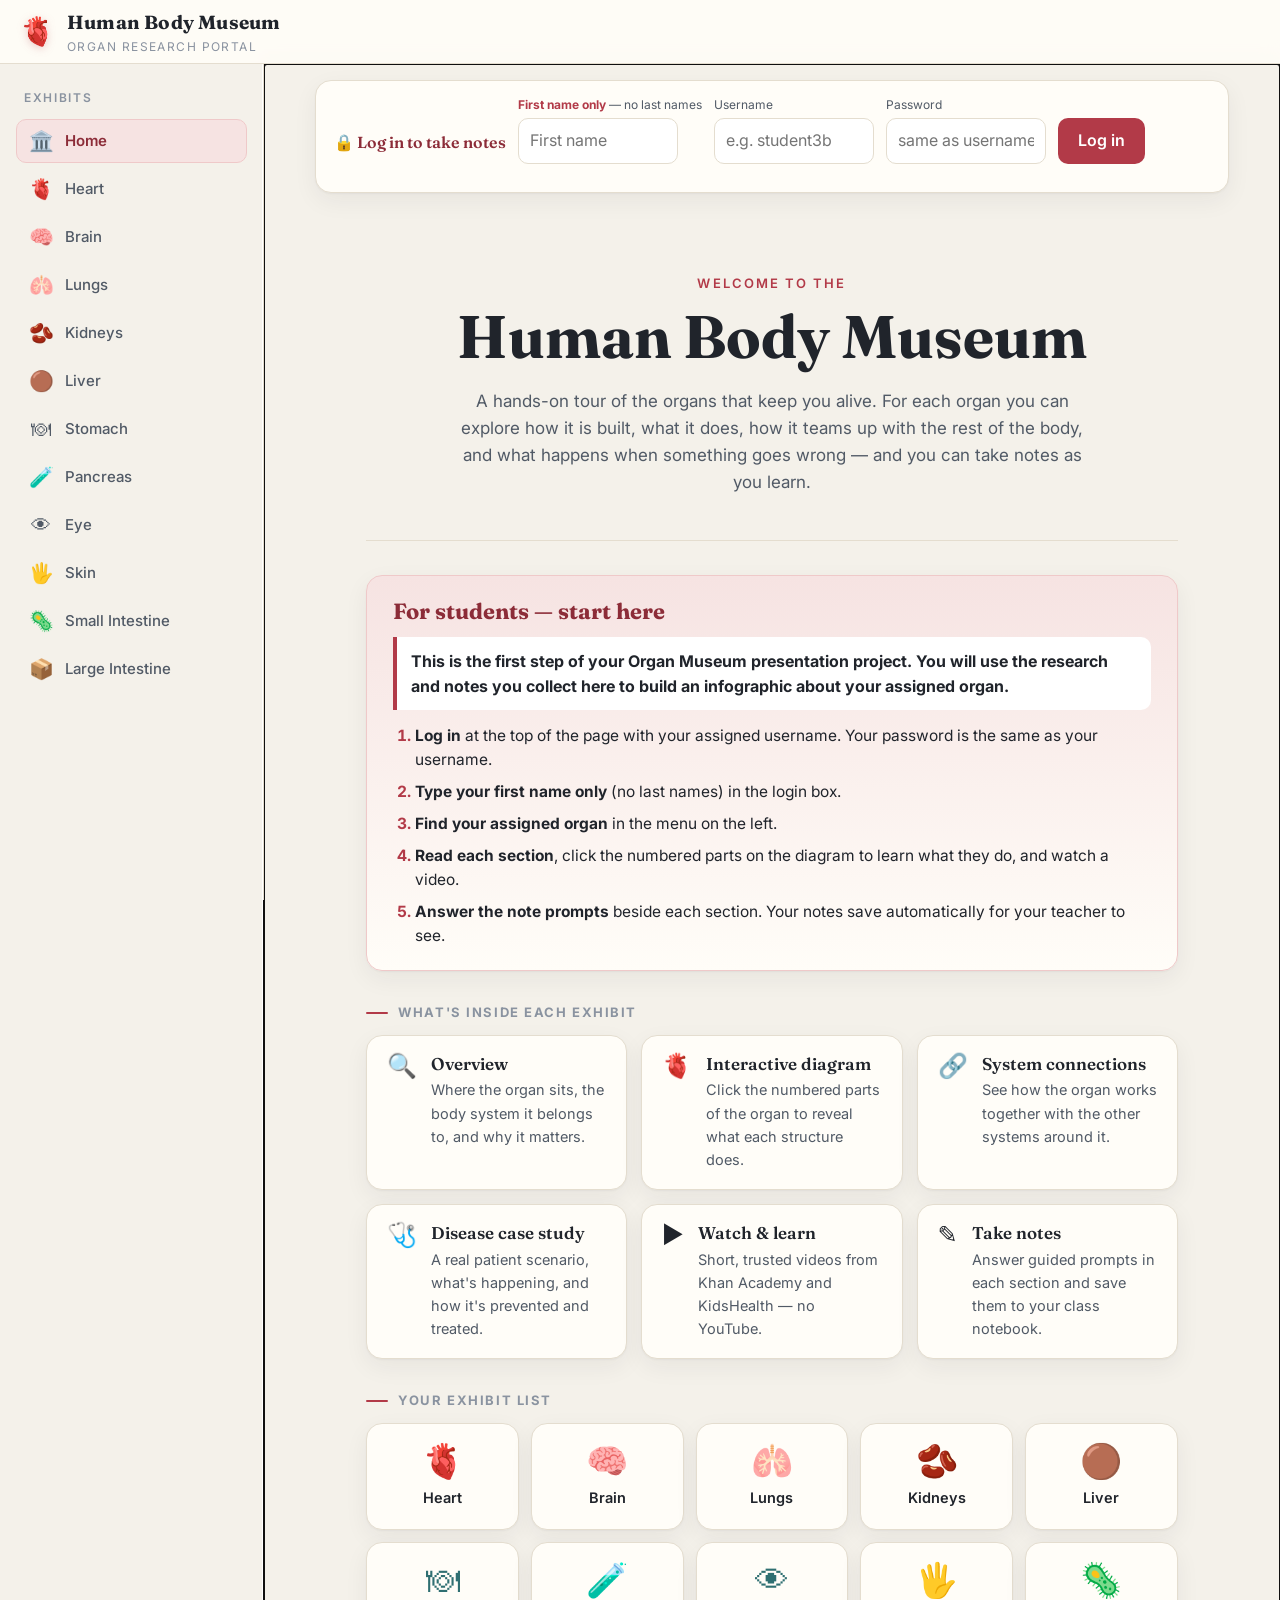
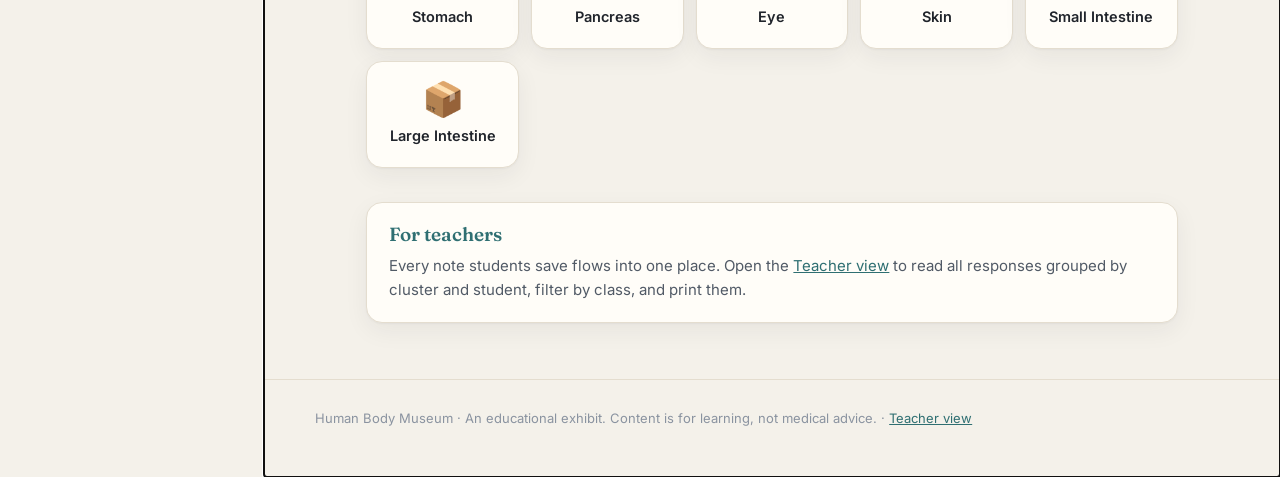
<file: index.html>
<!DOCTYPE html>
<html lang="en">
<head>
  <meta charset="UTF-8" />
  <meta name="viewport" content="width=device-width, initial-scale=1.0" />
  <title>Human Body Museum — Organ Research Portal</title>
  <meta name="description" content="An interactive museum of the human body. Explore 11 organs, their anatomy, the systems they connect to, and the diseases that affect them." />
  <link rel="preconnect" href="https://fonts.googleapis.com" />
  <link rel="preconnect" href="https://fonts.gstatic.com" crossorigin />
  <link href="https://fonts.googleapis.com/css2?family=Fraunces:opsz,wght@9..144,500;9..144,600;9..144,700&family=Inter:wght@400;500;600;700&display=swap" rel="stylesheet" />
  <link rel="stylesheet" href="styles.css" />
</head>
<body>
  <a class="skip-link" href="#organ-main">Skip to organ content</a>

  <header class="site-header">
    <div class="site-header__inner">
      <a class="brand" href="#home">
        <span class="brand__mark" aria-hidden="true">🫀</span>
        <div class="brand__text">
          <span class="brand__title">Human Body Museum</span>
          <span class="brand__subtitle">Organ Research Portal</span>
        </div>
      </a>
      <button id="navToggle" class="nav-toggle" aria-expanded="false" aria-controls="organNav">
        <span class="nav-toggle__bar"></span>
        <span class="nav-toggle__bar"></span>
        <span class="nav-toggle__bar"></span>
        <span class="nav-toggle__label">Organs</span>
      </button>
    </div>
  </header>

  <div class="layout">
    <!-- ORGAN PICKER -->
    <nav id="organNav" class="organ-nav" aria-label="Choose an organ">
      <p class="organ-nav__heading">Exhibits</p>
      <ul id="organList" class="organ-nav__list"></ul>
    </nav>

    <!-- ORGAN CONTENT -->
    <main id="organ-main" class="organ-main" tabindex="-1">
      <div id="authBar" class="authbar"></div>
      <article id="organArticle" class="organ"></article>
      <footer class="site-footer">
        <p>Human Body Museum · An educational exhibit. Content is for learning, not medical advice. · <a href="teacher.html">Teacher view</a></p>
      </footer>
    </main>
  </div>

  <!-- Templates / scripts -->
  <script src="config.js"></script>
  <script src="organs.js"></script>
  <script src="rubrics.js"></script>
  <script src="diagrams.js"></script>
  <script src="figures.js"></script>
  <script src="app.js"></script>
</body>
</html>
</file>
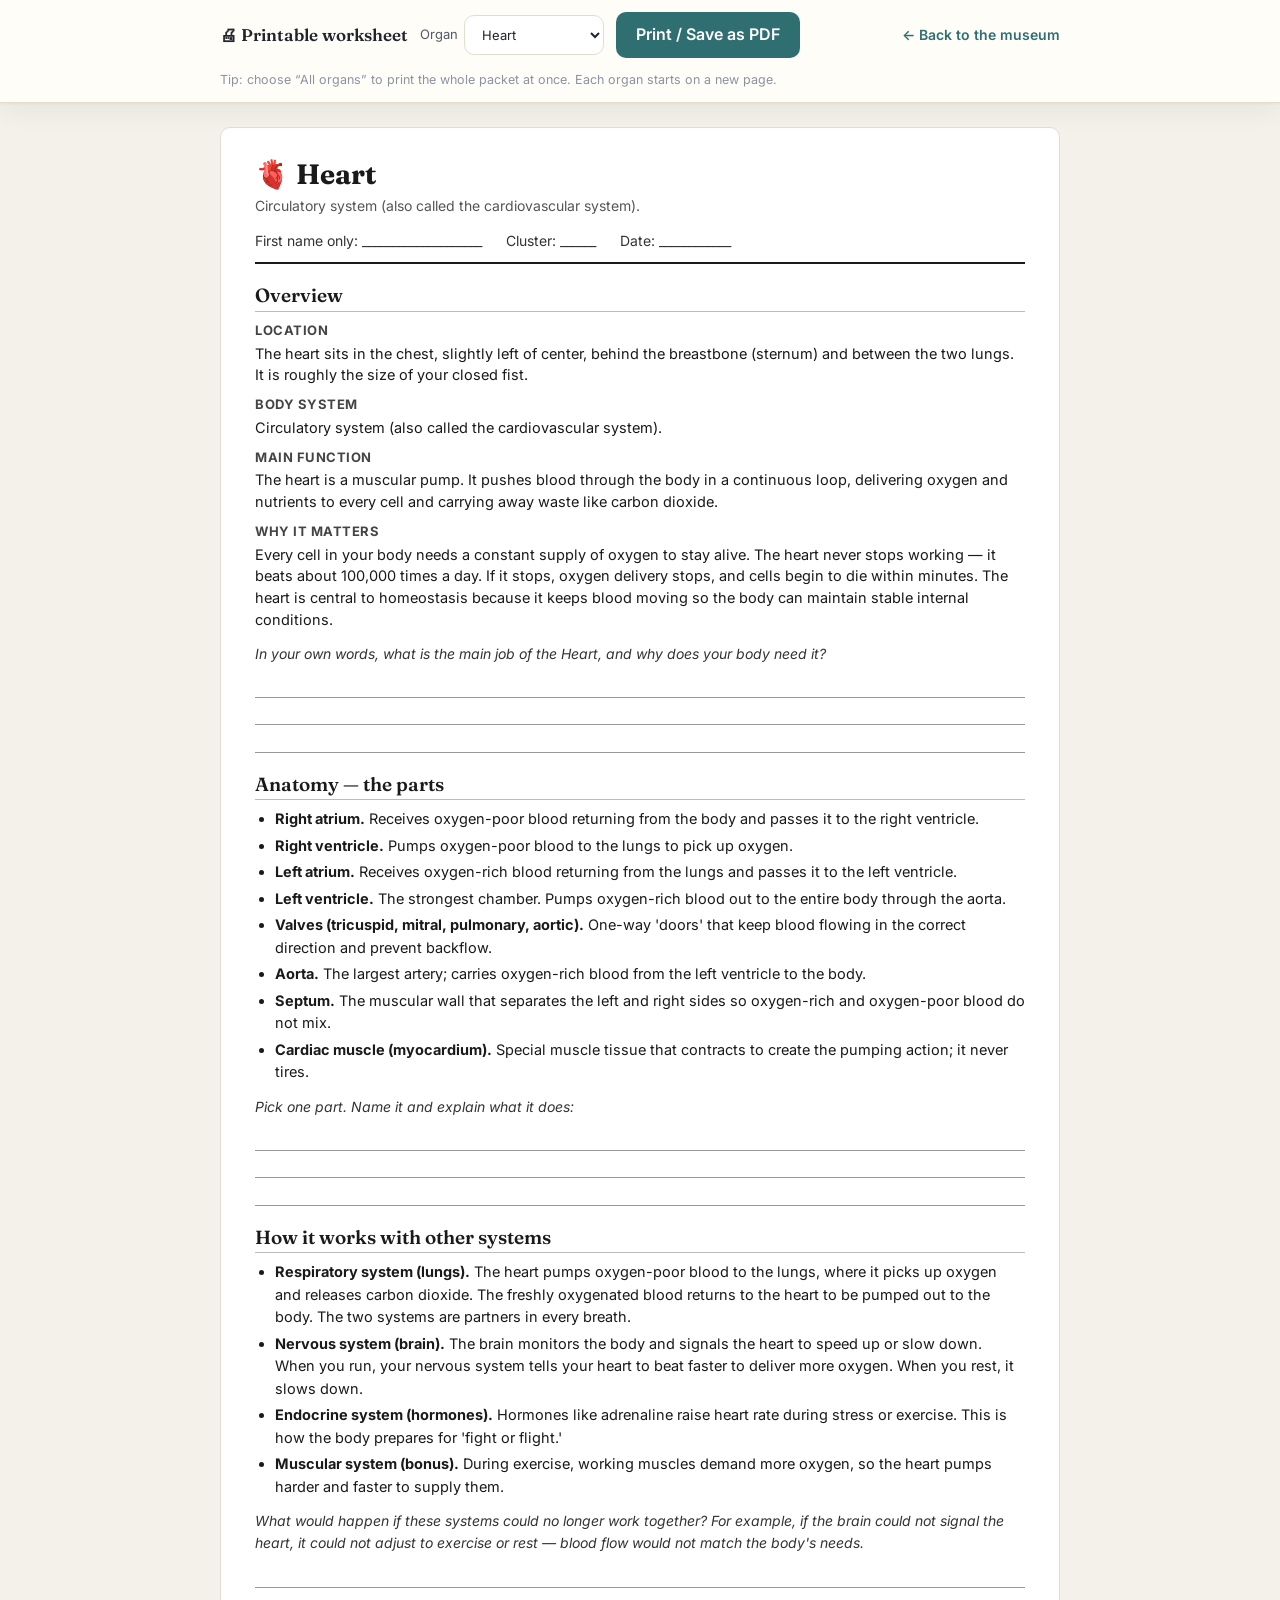
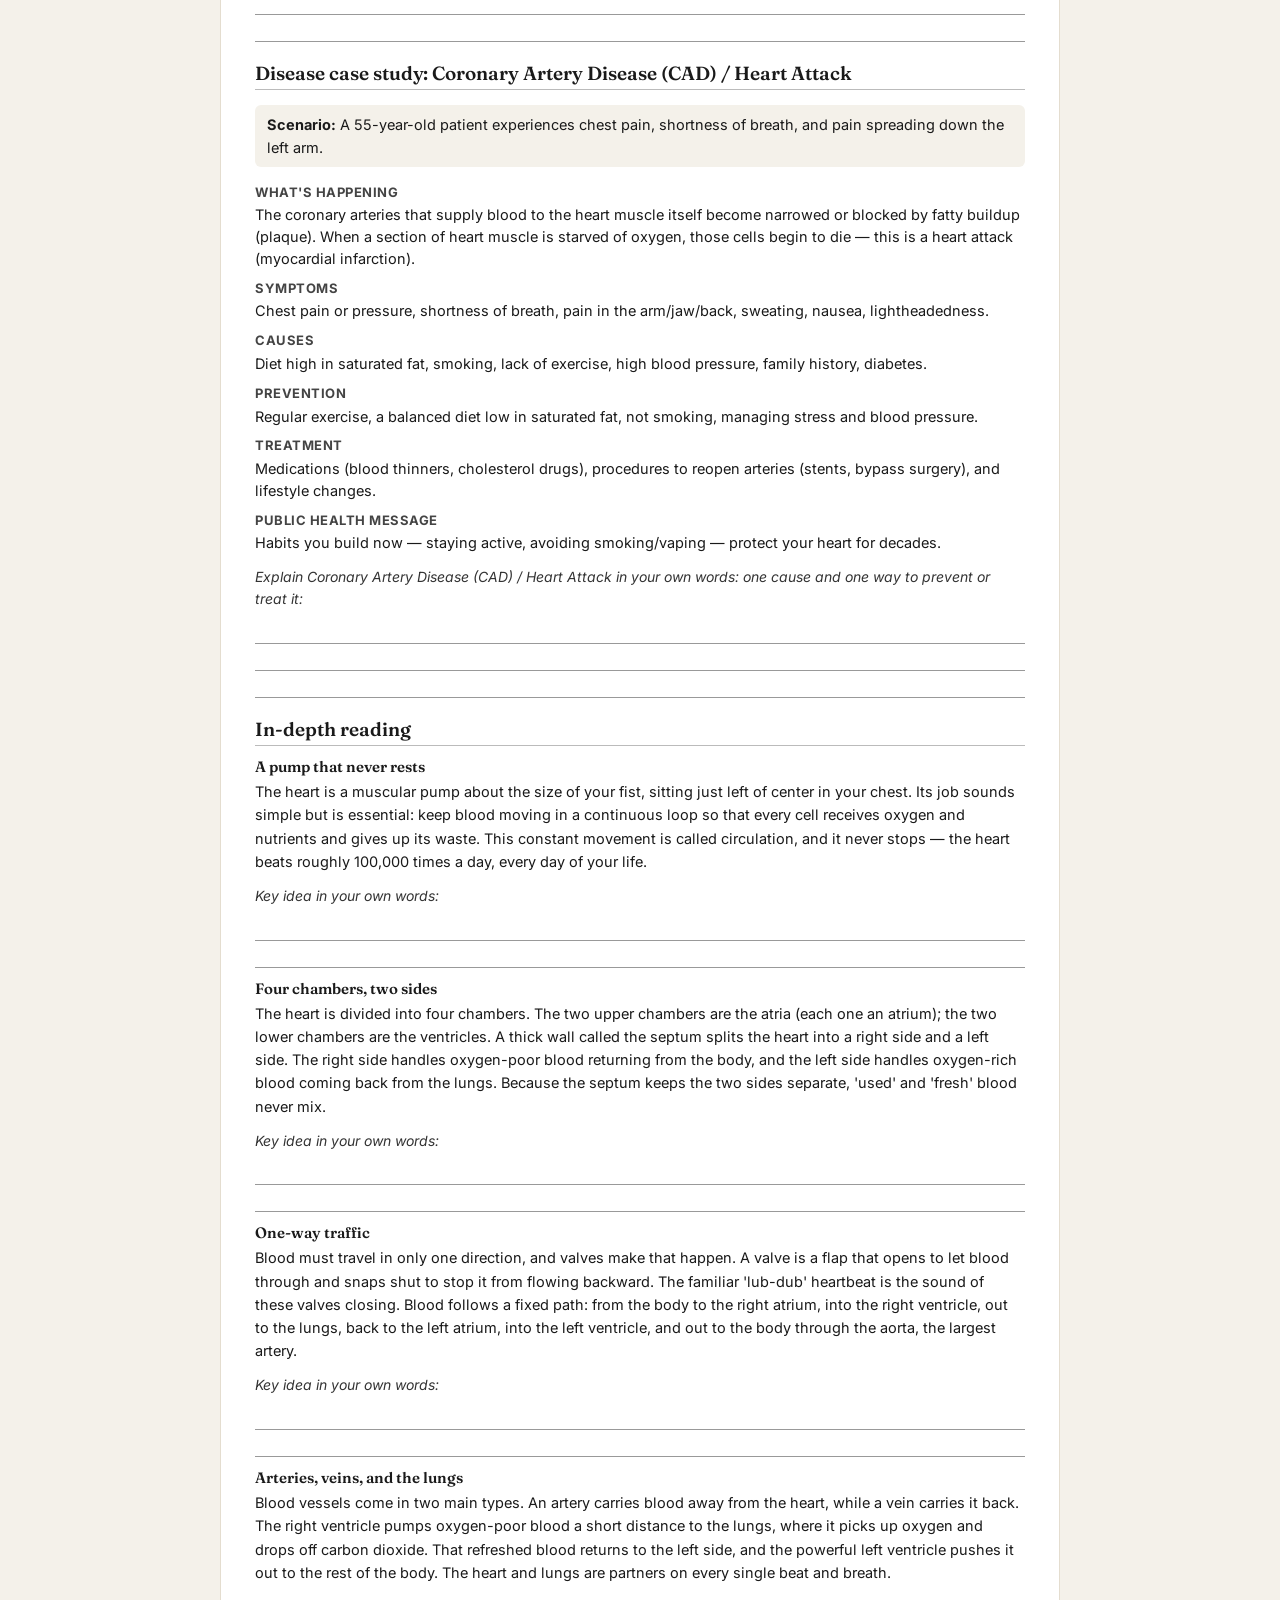
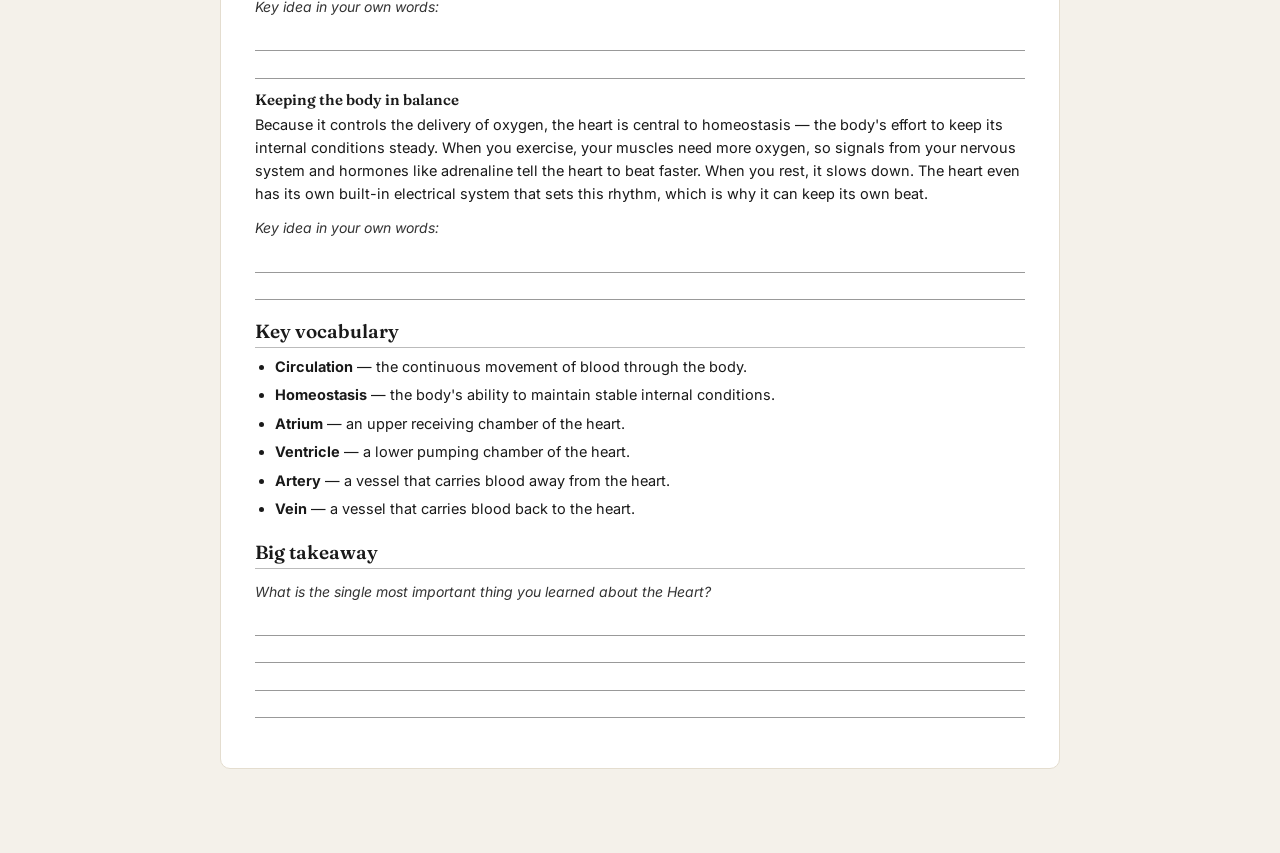
<file: packet.html>
<!DOCTYPE html>
<html lang="en">
<head>
  <meta charset="UTF-8" />
  <meta name="viewport" content="width=device-width, initial-scale=1.0" />
  <title>Worksheet — Human Body Museum</title>
  <meta name="robots" content="noindex" />
  <link rel="preconnect" href="https://fonts.googleapis.com" />
  <link rel="preconnect" href="https://fonts.gstatic.com" crossorigin />
  <link href="https://fonts.googleapis.com/css2?family=Fraunces:opsz,wght@9..144,500;9..144,600;9..144,700&family=Inter:wght@400;500;600;700&display=swap" rel="stylesheet" />
  <link rel="stylesheet" href="styles.css" />
</head>
<body class="packet-page">
  <div class="packet-toolbar">
    <div class="packet-toolbar__inner">
      <span class="packet-toolbar__title">🖨 Printable worksheet</span>
      <label class="packet-toolbar__pick">Organ
        <select id="organPick" class="teacher-select"></select>
      </label>
      <button id="printBtn" class="teacher-btn" type="button">Print / Save as PDF</button>
      <span class="packet-toolbar__spacer"></span>
      <a class="teacher-back" href="index.html">← Back to the museum</a>
    </div>
    <p class="packet-toolbar__hint">Tip: choose “All organs” to print the whole packet at once. Each organ starts on a new page.</p>
  </div>

  <main id="packetRoot" class="packet-root"></main>

  <script src="organs.js"></script>
  <script src="packet.js"></script>
</body>
</html>
</file>
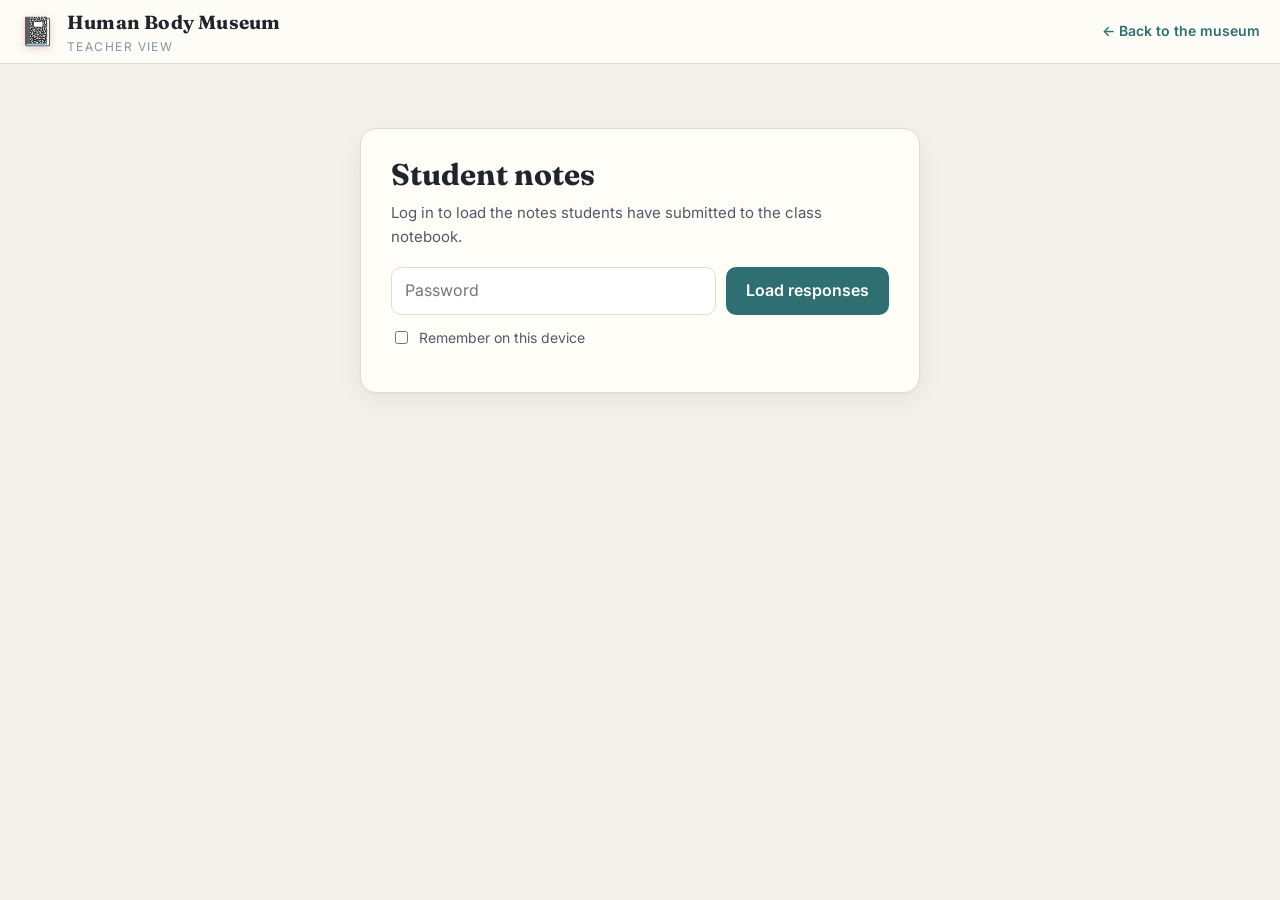
<file: teacher.html>
<!DOCTYPE html>
<html lang="en">
<head>
  <meta charset="UTF-8" />
  <meta name="viewport" content="width=device-width, initial-scale=1.0" />
  <title>Teacher View — Human Body Museum</title>
  <meta name="robots" content="noindex" />
  <link rel="preconnect" href="https://fonts.googleapis.com" />
  <link rel="preconnect" href="https://fonts.gstatic.com" crossorigin />
  <link href="https://fonts.googleapis.com/css2?family=Fraunces:opsz,wght@9..144,500;9..144,600;9..144,700&family=Inter:wght@400;500;600;700&display=swap" rel="stylesheet" />
  <link rel="stylesheet" href="styles.css" />
</head>
<body class="teacher-page">
  <header class="site-header">
    <div class="site-header__inner">
      <div class="brand">
        <span class="brand__mark" aria-hidden="true">📓</span>
        <div class="brand__text">
          <span class="brand__title">Human Body Museum</span>
          <span class="brand__subtitle">Teacher View</span>
        </div>
      </div>
      <a class="teacher-back" href="index.html">← Back to the museum</a>
    </div>
  </header>

  <main class="teacher-main">
    <!-- key entry -->
    <section id="auth" class="card teacher-auth" aria-label="Teacher sign-in">
      <h1>Student notes</h1>
      <p class="teacher-auth__lead">Log in to load the notes students have submitted to the class notebook.</p>
      <div class="teacher-auth__row">
        <input id="key" type="password" class="teacher-input" placeholder="Password" autocomplete="current-password" />
        <button id="load" class="teacher-btn" type="button">Load responses</button>
      </div>
      <label class="teacher-check"><input type="checkbox" id="remember" /> Remember on this device</label>
      <p id="authStatus" class="teacher-status" role="status" aria-live="polite"></p>
    </section>

    <!-- dashboard -->
    <section id="dash" class="teacher-dash" hidden>
      <div class="teacher-toolbar">
        <input id="search" class="teacher-input" type="search" placeholder="Search username or first name…" />
        <select id="classFilter" class="teacher-select" aria-label="Filter by class cluster"></select>
        <select id="organFilter" class="teacher-select" aria-label="Filter by organ"></select>
        <span id="summary" class="teacher-summary"></span>
        <span class="teacher-toolbar__spacer"></span>
        <button id="expand" class="teacher-btn teacher-btn--ghost" type="button">Expand all</button>
        <button id="refresh" class="teacher-btn teacher-btn--ghost" type="button">Refresh</button>
        <button id="print" class="teacher-btn teacher-btn--ghost" type="button">Print</button>
        <a class="teacher-btn teacher-btn--ghost" href="packet.html#all" target="_blank" rel="noopener">Worksheets</a>
      </div>
      <details class="teacher-legend">
        <summary class="teacher-legend__head">ℹ️ What do the activity signals mean?</summary>
        <div class="teacher-legend__body">
          <p class="teacher-legend__lead">The <b>📊 Activity</b> panel inside each student card summarizes their behavior on the site. Treat these as patterns and signals, <b>not as proof of cheating</b> — client-side logging can be spoofed.</p>
          <dl class="teacher-legend__list">
            <div><dt><span class="t-act__event t-act__event--login">login</span></dt><dd>The student logged in. Marks the start of a session.</dd></div>
            <div><dt><span class="t-act__event t-act__event--logout">logout</span></dt><dd>The student clicked <i>Log out</i>. Duration = how long they were logged in.</dd></div>
            <div><dt><span class="t-act__event t-act__event--logout-auto">logout-auto</span></dt><dd>The site logged them out automatically after 20 minutes of inactivity.</dd></div>
            <div><dt><span class="t-act__event t-act__event--unload">unload</span></dt><dd>The browser tab was closed while they were still logged in.</dd></div>
            <div><dt><span class="t-act__event t-act__event--heartbeat">heartbeat</span></dt><dd>Sent every 60 seconds the tab is visible. The count powers the "<b>~X min active</b>" number in the summary.</dd></div>
            <div><dt><span class="t-act__event t-act__event--blur">blur</span></dt><dd>The student switched to another tab or window. "<b>Tab-aways</b>" counts these.</dd></div>
            <div><dt><span class="t-act__event t-act__event--focus">focus</span></dt><dd>The student returned to this tab. Duration = how long they were away.</dd></div>
            <div><dt><span class="t-act__event t-act__event--paste">paste</span></dt><dd>The student pasted text into a note box. Detail shows length plus the first 80 characters of what was pasted.</dd></div>
            <div><dt><span class="t-act__event t-act__event--note-save">note-save</span></dt><dd>A note was saved. Detail shows note length, pastes during this note, and time on the page; Duration = time since their first keystroke.</dd></div>
            <div><dt><span class="t-act__event t-act__event--video-click">video-click</span></dt><dd>The student clicked one of the <i>Watch &amp; learn</i> video links. Detail shows the video name and URL.</dd></div>
          </dl>
          <p class="teacher-legend__foot">A red <b>🚩 flag</b> next to a student name (and a red edge on the card) means the activity matched one or more of these signals — visible without expanding anything:<br>
          • any <b>paste</b> into a note box, <br>
          • <b>5+ tab-aways</b> during the session, <br>
          • a <b>note saved with under 5 seconds of typing</b> since the first keystroke (implausibly fast), or <br>
          • a session that's <b>under 50% on-task</b> (after at least 5 min of data). <br>
          Hover the 🚩 to see exactly which signals fired. The <b>on-task %</b> chip (green / amber / red) is the tab-visible time ÷ total tab time; the <b>Time per page</b> line shows how many minutes the student spent on each organ (each heartbeat ≈ 1 minute of active viewing) so you can spot off-task browsing even when no notes were saved. Student cards start collapsed for easy reading — click a card or hit <b>Expand all</b> to drill in. Treat these as signals, not proof.</p>
        </div>
      </details>
      <div id="students" class="teacher-students"></div>
    </section>
  </main>

  <script src="config.js"></script>
  <script src="organs.js"></script>
  <script src="teacher.js"></script>
</body>
</html>
</file>
<file: styles.css>
/* =========================================================================
   HUMAN BODY MUSEUM — STYLES
   ========================================================================= */

:root {
  --bg:        #f4f1ea;
  --bg-panel:  #fffdf8;
  --ink:       #20242b;
  --ink-soft:  #515a66;
  --ink-faint: #8a93a0;
  --line:      #e4ddcf;
  --line-soft: #efe9dc;

  --accent:        #b23a48;   /* anatomical crimson */
  --accent-deep:   #8c2c38;
  --accent-soft:   #f6e3e2;
  --teal:          #2f6f72;
  --teal-soft:     #e0eceb;
  --gold:          #c08a2d;
  --gold-soft:     #f5ebd6;

  --radius:    16px;
  --radius-sm: 10px;
  --shadow:    0 1px 2px rgba(32,36,43,.04), 0 8px 24px rgba(32,36,43,.06);
  --shadow-lg: 0 12px 40px rgba(32,36,43,.12);

  --sans: "Inter", system-ui, -apple-system, "Segoe UI", Roboto, sans-serif;
  --serif: "Fraunces", Georgia, "Times New Roman", serif;

  --nav-w: 264px;
  --header-h: 64px;
}

* { box-sizing: border-box; }

html { scroll-behavior: smooth; }

body {
  margin: 0;
  font-family: var(--sans);
  color: var(--ink);
  background: var(--bg);
  line-height: 1.6;
  -webkit-font-smoothing: antialiased;
}

h1, h2, h3, h4 { font-family: var(--serif); line-height: 1.2; margin: 0; font-weight: 600; }

a { color: var(--teal); }

.skip-link {
  position: absolute;
  left: -999px;
  top: 0;
  background: var(--ink);
  color: #fff;
  padding: 10px 16px;
  border-radius: 0 0 var(--radius-sm) 0;
  z-index: 100;
}
.skip-link:focus { left: 0; }

/* ---------------------------------------------------------------- HEADER */
.site-header {
  position: sticky;
  top: 0;
  z-index: 40;
  height: var(--header-h);
  background: rgba(255,253,248,.88);
  backdrop-filter: blur(10px);
  border-bottom: 1px solid var(--line);
}
.site-header__inner {
  height: 100%;
  max-width: 1280px;
  margin: 0 auto;
  padding: 0 20px;
  display: flex;
  align-items: center;
  justify-content: space-between;
}
.brand { display: flex; align-items: center; gap: 12px; text-decoration: none; color: inherit; }
.brand__mark {
  font-size: 28px;
  line-height: 1;
  filter: drop-shadow(0 2px 4px rgba(178,58,72,.25));
}
.brand__text { display: flex; flex-direction: column; }
.brand__title { font-family: var(--serif); font-weight: 700; font-size: 19px; letter-spacing: .2px; }
.brand__subtitle { font-size: 12px; color: var(--ink-faint); letter-spacing: .12em; text-transform: uppercase; }

.nav-toggle {
  display: none;
  align-items: center;
  gap: 8px;
  background: var(--bg-panel);
  border: 1px solid var(--line);
  border-radius: var(--radius-sm);
  padding: 8px 12px;
  cursor: pointer;
  color: var(--ink);
}
.nav-toggle__bar { display: block; width: 18px; height: 2px; background: var(--ink); border-radius: 2px; }
.nav-toggle__label { font-size: 13px; font-weight: 600; }

/* ---------------------------------------------------------------- LAYOUT */
.layout {
  max-width: 1280px;
  margin: 0 auto;
  display: grid;
  grid-template-columns: var(--nav-w) 1fr;
  align-items: start;
  gap: 0;
}

/* ------------------------------------------------------------ ORGAN NAV */
.organ-nav {
  position: sticky;
  top: var(--header-h);
  align-self: start;
  height: calc(100vh - var(--header-h));
  overflow-y: auto;
  padding: 24px 16px 40px;
  border-right: 1px solid var(--line);
}
.organ-nav__heading {
  font-size: 12px;
  letter-spacing: .14em;
  text-transform: uppercase;
  color: var(--ink-faint);
  margin: 0 0 12px 8px;
  font-weight: 600;
}
.organ-nav__list { list-style: none; margin: 0; padding: 0; display: flex; flex-direction: column; gap: 4px; }

.organ-btn {
  width: 100%;
  display: flex;
  align-items: center;
  gap: 12px;
  padding: 9px 12px;
  border: 1px solid transparent;
  border-radius: var(--radius-sm);
  background: transparent;
  cursor: pointer;
  text-align: left;
  font: inherit;
  color: var(--ink-soft);
  transition: background .15s, color .15s, border-color .15s;
}
.organ-btn:hover { background: var(--line-soft); color: var(--ink); }
.organ-btn__emoji { font-size: 20px; line-height: 1; width: 24px; text-align: center; }
.organ-btn__name { font-weight: 500; font-size: 15px; }
.organ-btn[aria-current="true"] {
  background: var(--accent-soft);
  color: var(--accent-deep);
  border-color: #efc9c9;
  font-weight: 600;
}
.organ-btn[aria-current="true"] .organ-btn__name { font-weight: 600; }

.organ-btn--home { color: var(--ink); font-weight: 600; }
.organ-btn--home + li { margin-bottom: 6px; }

/* ------------------------------------------------------------ HOME */
.home { padding: 8px clamp(20px, 4vw, 56px) 24px; }
.home-hero {
  text-align: center;
  padding: 40px 20px 44px;
  margin-bottom: 8px;
  border-bottom: 1px solid var(--line);
}
.home-hero__eyebrow { font-size: 13px; letter-spacing: .16em; text-transform: uppercase; color: var(--accent); font-weight: 600; margin: 0; }
.home-hero__title { font-size: clamp(38px, 6vw, 60px); font-weight: 700; margin: 6px 0 0; }
.home-hero__lead { max-width: 640px; margin: 16px auto 0; color: var(--ink-soft); font-size: 17px; }
.home-directions {
  margin-top: 26px;
  padding: 22px 26px;
  background: linear-gradient(180deg, var(--accent-soft), var(--bg-panel));
  border: 1px solid #efc9c9;
  border-radius: var(--radius);
  box-shadow: var(--shadow);
}
.home-directions__title {
  font-family: var(--serif); font-size: 22px; font-weight: 700;
  color: var(--accent-deep); margin: 0 0 12px;
}
.home-directions__intro {
  margin: 0 0 14px;
  font-size: 16px; line-height: 1.55;
  color: var(--ink);
  padding: 12px 14px;
  background: #fff;
  border-left: 4px solid var(--accent);
  border-radius: 0 var(--radius-sm) var(--radius-sm) 0;
}
.home-directions__steps {
  margin: 0; padding-left: 22px;
  display: flex; flex-direction: column; gap: 8px;
  font-size: 15.5px; color: var(--ink); line-height: 1.55;
}
.home-directions__steps li::marker { color: var(--accent); font-weight: 700; }
.home-directions__steps b { color: var(--ink); }

.home-block { margin-top: 34px; }
.home-features { display: grid; grid-template-columns: repeat(auto-fit, minmax(260px, 1fr)); gap: 14px; }
.home-feature { display: flex; gap: 14px; align-items: flex-start; padding: 18px 20px; }
.home-feature__icon { font-size: 24px; line-height: 1; flex: none; }
.home-feature__title { font-family: var(--serif); font-size: 17px; font-weight: 600; margin: 0 0 4px; }
.home-feature__text { margin: 0; font-size: 14.5px; color: var(--ink-soft); }

.home-grid { display: grid; grid-template-columns: repeat(auto-fill, minmax(132px, 1fr)); gap: 12px; }
.home-organ {
  display: flex; flex-direction: column; align-items: center; gap: 8px;
  padding: 20px 12px; text-decoration: none;
  background: var(--bg-panel); border: 1px solid var(--line);
  border-radius: var(--radius); box-shadow: var(--shadow);
  transition: border-color .15s, box-shadow .15s, transform .15s;
}
.home-organ:hover { border-color: var(--accent); box-shadow: var(--shadow-lg); transform: translateY(-3px); }
.home-organ__emoji { font-size: 34px; line-height: 1; }
.home-organ__name { font-weight: 600; font-size: 14.5px; color: var(--ink); text-align: center; }

.home-audience { display: grid; grid-template-columns: repeat(auto-fit, minmax(280px, 1fr)); gap: 14px; }
.home-audience__col { padding: 20px 22px; }
.home-audience__title { font-family: var(--serif); font-size: 19px; font-weight: 600; margin: 0 0 8px; color: var(--teal); }
.home-audience__col p { margin: 0; color: var(--ink-soft); font-size: 15px; }

/* ------------------------------------------------------------ ORGAN MAIN */
.organ-main { min-width: 0; }

/* ------------------------------------------------------------ AUTH BAR */
.authbar { margin: 16px clamp(20px, 4vw, 56px) 0; border-radius: var(--radius); }
.authbar--in {
  display: flex; align-items: center; justify-content: space-between; gap: 12px; flex-wrap: wrap;
  padding: 12px 18px; background: var(--teal-soft); border: 1px solid #cfe0df;
}
.authbar__who { font-size: 14.5px; color: var(--ink); }
.authbar__dot { color: var(--teal); font-weight: 700; }
.authbar__period { margin-left: 4px; }
.authbar__logout { font: inherit; font-size: 13px; font-weight: 600; cursor: pointer; color: #fff; background: var(--teal); border: none; border-radius: var(--radius-sm); padding: 8px 16px; }
.authbar__logout:hover { background: #265b5e; }

.authbar--out { padding: 14px 18px; background: var(--bg-panel); border: 1px solid var(--line); box-shadow: var(--shadow); }
.authbar__form { display: flex; align-items: flex-end; gap: 12px; flex-wrap: wrap; }
.authbar__title { font-family: var(--serif); font-weight: 600; font-size: 16px; color: var(--accent-deep); padding-bottom: 8px; }
.authbar__field { display: flex; flex-direction: column; gap: 4px; }
.authbar__field > span { font-size: 12px; color: var(--ink-soft); }
.authbar__field--name > span b { color: var(--accent); }
.authbar__field input {
  font: inherit; color: var(--ink); background: #fff;
  border: 1px solid var(--line); border-radius: var(--radius-sm); padding: 9px 11px; width: 160px;
}
.authbar__field input:focus { outline: none; border-color: var(--teal); box-shadow: 0 0 0 3px var(--teal-soft); }
.authbar__login { font: inherit; font-weight: 600; cursor: pointer; color: #fff; background: var(--accent); border: none; border-radius: var(--radius-sm); padding: 10px 20px; }
.authbar__login:hover { background: var(--accent-deep); }
.authbar__status { width: 100%; font-size: 13.5px; color: var(--ink-faint); margin-top: 2px; }
.authbar__status--warn { color: var(--accent); font-weight: 600; }
.authbar__status--ok { color: var(--teal); font-weight: 600; }
.organ { padding: 32px clamp(20px, 4vw, 56px) 24px; }

/* Hero */
.organ-hero {
  display: flex;
  align-items: flex-start;
  gap: 18px;
  padding-bottom: 22px;
  border-bottom: 1px solid var(--line);
  margin-bottom: 28px;
}
.organ-hero__emoji {
  font-size: 56px;
  line-height: 1;
  flex: none;
  filter: drop-shadow(0 4px 8px rgba(32,36,43,.12));
}
.organ-hero__eyebrow {
  font-size: 12px;
  letter-spacing: .14em;
  text-transform: uppercase;
  color: var(--accent);
  font-weight: 600;
  margin: 4px 0 2px;
}
.organ-hero h1 { font-size: clamp(34px, 5vw, 48px); font-weight: 700; }
.organ-hero__system { color: var(--ink-soft); margin-top: 6px; font-size: 15px; }
.organ-hero__text { flex: 1 1 auto; min-width: 0; }
.organ-hero__print {
  flex: none; align-self: flex-start;
  display: inline-flex; align-items: center; gap: 6px;
  font-size: 13px; font-weight: 600; text-decoration: none;
  color: var(--teal); background: var(--teal-soft);
  border: 1px solid #cfe0df; border-radius: 999px;
  padding: 7px 14px;
}
.organ-hero__print:hover { background: #d2e6e4; }

/* Section scaffolding */
.section { margin: 0 0 30px; scroll-margin-top: calc(var(--header-h) + 12px); }
.section__title {
  display: flex;
  align-items: center;
  gap: 10px;
  font-size: 13px;
  letter-spacing: .12em;
  text-transform: uppercase;
  color: var(--ink-faint);
  font-family: var(--sans);
  font-weight: 700;
  margin-bottom: 14px;
}
.section__title::before {
  content: "";
  width: 22px; height: 2px;
  background: var(--accent);
  border-radius: 2px;
}

.card {
  background: var(--bg-panel);
  border: 1px solid var(--line);
  border-radius: var(--radius);
  box-shadow: var(--shadow);
}

/* section header with a Listen button */
.section-head { display: flex; align-items: center; justify-content: space-between; gap: 12px; margin-bottom: 14px; }
.section-head .section__title { margin-bottom: 0; }

/* read-aloud button */
.listen-btn {
  flex: none;
  display: inline-flex; align-items: center; gap: 7px;
  font: inherit; font-size: 13px; font-weight: 600;
  color: var(--teal); background: var(--teal-soft);
  border: 1px solid #cfe0df; border-radius: 999px;
  padding: 6px 14px; cursor: pointer;
  transition: background .15s, color .15s;
}
.listen-btn:hover { background: #d2e6e4; }
.listen-btn__icon { font-size: 14px; line-height: 1; }
.listen-btn.is-speaking { background: var(--teal); color: #fff; border-color: var(--teal); }

/* glossary term + tooltip */
.glossary {
  position: relative;
  border-bottom: 2px dotted var(--gold);
  cursor: help;
  color: inherit;
  font-weight: 600;
}
.glossary:focus-visible { outline: 2px solid var(--teal); outline-offset: 2px; border-radius: 2px; }
.glossary__tip {
  position: absolute;
  left: 50%; bottom: calc(100% + 8px);
  transform: translateX(-50%);
  width: max-content; max-width: 260px;
  background: var(--ink); color: #fff;
  font-size: 13px; font-weight: 400; line-height: 1.45;
  text-align: left;
  padding: 9px 12px; border-radius: 10px;
  box-shadow: var(--shadow-lg);
  opacity: 0; visibility: hidden;
  transition: opacity .12s;
  z-index: 30; pointer-events: none;
}
.glossary__tip b { color: #ffd9dc; }
.glossary__tip::after {
  content: ""; position: absolute; top: 100%; left: 50%;
  transform: translateX(-50%);
  border: 6px solid transparent; border-top-color: var(--ink);
}
.glossary:hover .glossary__tip,
.glossary:focus .glossary__tip,
.glossary:focus-within .glossary__tip,
.glossary.is-open .glossary__tip { opacity: 1; visibility: visible; }

/* Overview grid */
.overview-grid {
  display: grid;
  grid-template-columns: repeat(auto-fit, minmax(220px, 1fr));
  gap: 14px;
}
.overview-card { padding: 18px 20px; }
.overview-card__label {
  font-size: 12px;
  letter-spacing: .08em;
  text-transform: uppercase;
  color: var(--teal);
  font-weight: 700;
  margin-bottom: 6px;
}
.overview-card__text { color: var(--ink-soft); font-size: 15px; margin: 0; }
.overview-card--wide { grid-column: 1 / -1; background: linear-gradient(180deg, var(--teal-soft), var(--bg-panel)); }
.overview-card--wide .overview-card__label { color: var(--teal); }

/* ----------------------------------------------------- ANATOMY DIAGRAM */
.anatomy { display: grid; grid-template-columns: minmax(0, 1.05fr) minmax(0, 1fr); gap: 22px; }
.anatomy__stage {
  position: relative;
  padding: 20px;
  display: flex;
  align-items: center;
  justify-content: center;
  background:
    radial-gradient(circle at 50% 35%, #fff, var(--bg-panel) 70%);
}
.diagram-svg { width: 100%; height: auto; max-height: 460px; display: block; overflow: visible; }

/* leader markers */
.marker { cursor: pointer; }
.marker__dot {
  fill: var(--bg-panel);
  stroke: var(--accent);
  stroke-width: 2;
  transition: fill .15s, r .15s;
}
.marker__num {
  font-family: var(--sans);
  font-size: 13px;
  font-weight: 700;
  fill: var(--accent-deep);
  text-anchor: middle;
  dominant-baseline: central;
  pointer-events: none;
}
.marker:hover .marker__dot,
.marker.is-active .marker__dot { fill: var(--accent); }
.marker:hover .marker__num,
.marker.is-active .marker__num { fill: #fff; }
.marker.is-active .marker__dot { stroke: var(--accent-deep); }
.marker:focus-visible { outline: none; }
.marker:focus-visible .marker__dot { stroke: var(--ink); stroke-width: 3; }

/* legend + reveal */
.anatomy__panel { display: flex; flex-direction: column; gap: 16px; }
.reveal {
  padding: 20px;
  min-height: 132px;
  background: linear-gradient(180deg, var(--accent-soft), var(--bg-panel));
  border-color: #f0cccc;
}
.reveal__hint { color: var(--ink-faint); font-size: 14px; margin: 0; }
.reveal__badge {
  display: inline-flex;
  align-items: center;
  justify-content: center;
  width: 26px; height: 26px;
  border-radius: 50%;
  background: var(--accent);
  color: #fff;
  font-size: 13px;
  font-weight: 700;
  margin-right: 10px;
}
.reveal__name { font-family: var(--serif); font-size: 21px; font-weight: 600; display: flex; align-items: center; }
.reveal__fn { margin: 12px 0 0; color: var(--ink-soft); font-size: 15px; }

.legend { list-style: none; margin: 0; padding: 0; display: flex; flex-direction: column; gap: 2px; }
.legend__item {
  display: flex;
  align-items: flex-start;
  gap: 11px;
  width: 100%;
  padding: 9px 12px;
  border: 1px solid transparent;
  border-radius: var(--radius-sm);
  background: transparent;
  cursor: pointer;
  text-align: left;
  font: inherit;
  color: var(--ink-soft);
  transition: background .15s, border-color .15s;
}
.legend__item:hover { background: var(--line-soft); }
.legend__item.is-active { background: var(--accent-soft); border-color: #efc9c9; color: var(--accent-deep); }
.legend__num {
  flex: none;
  width: 22px; height: 22px;
  border-radius: 50%;
  border: 1.5px solid var(--accent);
  color: var(--accent-deep);
  font-size: 12px;
  font-weight: 700;
  display: flex; align-items: center; justify-content: center;
  margin-top: 1px;
}
.legend__item.is-active .legend__num { background: var(--accent); color: #fff; }
.legend__name { font-weight: 600; font-size: 15px; color: var(--ink); }

.takeaway {
  margin-top: 6px;
  padding: 16px 18px;
  border-left: 3px solid var(--teal);
  background: var(--teal-soft);
  border-radius: 0 var(--radius-sm) var(--radius-sm) 0;
}
.takeaway p { margin: 0; font-size: 15px; color: var(--ink-soft); }
.takeaway strong { color: var(--ink); }

/* ----------------------------------------------------- CONNECTIONS */
.connections { display: grid; grid-template-columns: repeat(auto-fit, minmax(250px, 1fr)); gap: 14px; }
.connection { padding: 18px 20px; position: relative; }
.connection__system { font-family: var(--serif); font-weight: 600; font-size: 17px; margin-bottom: 6px; padding-right: 56px; }
.connection__detail { margin: 0; color: var(--ink-soft); font-size: 14.5px; }
.connection__tag {
  position: absolute;
  top: 16px; right: 16px;
  font-size: 10px;
  letter-spacing: .08em;
  text-transform: uppercase;
  font-weight: 700;
  padding: 3px 8px;
  border-radius: 999px;
}
.connection__tag--req { background: var(--teal-soft); color: var(--teal); }
.connection__tag--bonus { background: var(--gold-soft); color: var(--gold); }

.analysis {
  margin-top: 14px;
  padding: 20px 22px;
  background: #fff;
  border: 1px dashed #d7cdb8;
  border-radius: var(--radius);
}
.analysis__label {
  font-size: 12px; letter-spacing: .1em; text-transform: uppercase;
  color: var(--gold); font-weight: 700; margin-bottom: 6px;
}
.analysis p { margin: 0; color: var(--ink-soft); font-style: italic; }

/* ----------------------------------------------------- DISEASE */
.disease { overflow: hidden; }
.disease__header {
  padding: 20px 24px;
  background: linear-gradient(120deg, var(--accent-deep), var(--accent));
  color: #fff;
}
.disease__eyebrow { font-size: 11px; letter-spacing: .14em; text-transform: uppercase; opacity: .85; font-weight: 600; }
.disease__name { font-size: 26px; font-weight: 700; margin-top: 2px; }
.disease__scenario {
  padding: 16px 24px;
  background: var(--accent-soft);
  color: var(--accent-deep);
  font-size: 15px;
  border-bottom: 1px solid #f0cccc;
}
.disease__scenario strong { font-weight: 700; }
.disease__body { display: grid; grid-template-columns: repeat(auto-fit, minmax(240px, 1fr)); gap: 0; }
.disease__cell { padding: 18px 24px; border-top: 1px solid var(--line-soft); border-right: 1px solid var(--line-soft); }
.disease__cell--full { grid-column: 1 / -1; }
.disease__cell-label {
  display: flex; align-items: center; gap: 8px;
  font-size: 12px; letter-spacing: .06em; text-transform: uppercase;
  font-weight: 700; color: var(--ink-faint); margin-bottom: 6px;
}
.disease__cell-label .dot { width: 8px; height: 8px; border-radius: 50%; background: var(--accent); }
.disease__cell p { margin: 0; font-size: 14.5px; color: var(--ink-soft); }
.disease__ph {
  grid-column: 1 / -1;
  padding: 18px 24px;
  background: var(--teal-soft);
  border-top: 1px solid #cfe0df;
}
.disease__ph .disease__cell-label { color: var(--teal); }
.disease__ph .disease__cell-label .dot { background: var(--teal); }
.disease__ph p { color: var(--ink); font-weight: 500; }

/* ----------------------------------------------------- FACTS / VOCAB / SOURCES */
.facts { display: grid; grid-template-columns: repeat(auto-fit, minmax(230px, 1fr)); gap: 14px; }
.fact { padding: 18px 20px; display: flex; gap: 12px; align-items: flex-start; }
.fact__icon { font-size: 22px; line-height: 1; flex: none; }
.fact p { margin: 0; font-size: 14.5px; color: var(--ink-soft); }

.vocab { display: grid; grid-template-columns: repeat(auto-fit, minmax(260px, 1fr)); gap: 12px; }
.vocab__item { padding: 14px 18px; }
.vocab__term { font-family: var(--serif); font-weight: 600; font-size: 16px; color: var(--teal); }
.vocab__def { margin: 4px 0 0; font-size: 14px; color: var(--ink-soft); }

.watch__lead { margin: -6px 0 14px; color: var(--ink-soft); font-size: 14.5px; }
.watch { display: grid; grid-template-columns: repeat(auto-fit, minmax(260px, 1fr)); gap: 12px; }
.watch__item {
  display: flex; align-items: center; gap: 14px;
  padding: 14px 18px;
  text-decoration: none;
  color: inherit;
  transition: border-color .15s, box-shadow .15s, transform .15s;
}
.watch__item:hover { border-color: var(--teal); box-shadow: var(--shadow-lg); transform: translateY(-2px); }
.watch__play {
  flex: none;
  width: 38px; height: 38px;
  border-radius: 50%;
  background: var(--teal); color: #fff;
  display: flex; align-items: center; justify-content: center;
  font-size: 14px; padding-left: 2px;
}
.watch__text { display: flex; flex-direction: column; min-width: 0; }
.watch__name { font-weight: 600; color: var(--ink); font-size: 15px; }
.watch__note { font-size: 13px; color: var(--ink-faint); margin-top: 2px; }

/* ----------------------------------------------- IN-DEPTH READING */
.reading__lead { margin: -4px 0 18px; color: var(--ink-soft); font-size: 14.5px; }
.reading__hl { border-bottom: 2px dotted var(--gold); font-weight: 600; }
.reading__row {
  display: grid;
  grid-template-columns: 1.5fr 1fr;
  gap: 18px;
  align-items: start;
  padding: 18px 0;
  border-top: 1px solid var(--line-soft);
}
.reading__row:first-of-type { border-top: none; }
.reading__prose { min-width: 0; }
.reading__phead { display: flex; align-items: center; justify-content: space-between; gap: 12px; margin-bottom: 6px; min-height: 28px; }
.reading__h { font-family: var(--serif); font-size: 19px; font-weight: 600; color: var(--ink); }
.reading__p { margin: 0; font-size: 16px; line-height: 1.7; color: var(--ink); }
.reading__fig {
  margin: 14px 0 0;
  padding: 14px 16px;
  background: #fff;
  border: 1px solid var(--line);
  border-radius: var(--radius-sm);
}
.fig__svg { display: block; width: 100%; height: auto; max-height: 220px; }
.reading__figcap { margin: 8px 2px 0; font-size: 13px; color: var(--ink-soft); line-height: 1.5; }
.reading__figcredit { color: var(--ink-faint); font-style: italic; }
.reading__row .notecatcher { margin: 0; position: sticky; top: calc(var(--header-h) + 12px); }

@media (max-width: 820px) {
  .reading__row { grid-template-columns: 1fr; gap: 12px; }
  .reading__row .notecatcher { position: static; }
}

/* ----------------------------------------------- STUDENT NOTES */
/* identity bar (one per page) */
.identitybar {
  padding: 16px 20px;
  margin-bottom: 26px;
  background: linear-gradient(180deg, var(--teal-soft), var(--bg-panel));
  border-color: #cfe0df;
}
.identitybar__main { display: flex; align-items: flex-end; gap: 16px; flex-wrap: wrap; }
.identitybar__tag { font-family: var(--serif); font-weight: 600; font-size: 16px; color: var(--teal); padding-bottom: 8px; }
.identitybar__field { display: flex; flex-direction: column; gap: 4px; flex: 1 1 160px; }
.identitybar__field > span { font-size: 11px; letter-spacing: .08em; text-transform: uppercase; color: var(--teal); font-weight: 700; }
.identitybar__field input {
  font: inherit; color: var(--ink); background: #fff;
  border: 1px solid var(--line); border-radius: var(--radius-sm);
  padding: 9px 12px; width: 100%;
}
.identitybar__field input:focus { outline: none; border-color: var(--teal); box-shadow: 0 0 0 3px var(--teal-soft); }
.identitybar__hint { margin: 10px 0 0; font-size: 13px; color: var(--ink-faint); }

/* per-section note catcher */
.notecatcher {
  margin: -14px 0 30px;
  padding: 16px 18px;
  border-left: 3px solid var(--teal);
  background: linear-gradient(180deg, var(--teal-soft), var(--bg-panel));
}
.notecatcher__head { display: flex; align-items: center; gap: 8px; margin-bottom: 6px; }
.notecatcher__pen { color: var(--teal); font-size: 15px; }
.notecatcher__label { font-size: 11px; letter-spacing: .1em; text-transform: uppercase; font-weight: 700; color: var(--teal); }
.notecatcher__prompt { margin: 0 0 10px; font-size: 14.5px; color: var(--ink); font-weight: 500; }
.notecatcher__text {
  font: inherit; color: var(--ink); background: #fff;
  border: 1px solid var(--line); border-radius: var(--radius-sm);
  padding: 10px 12px; width: 100%; resize: vertical; min-height: 52px;
}
.notecatcher__text:focus { outline: none; border-color: var(--teal); box-shadow: 0 0 0 3px var(--teal-soft); }
.notecatcher__actions { display: flex; align-items: center; gap: 12px; margin-top: 8px; flex-wrap: wrap; }
.notecatcher__save {
  font: inherit; font-weight: 600; font-size: 14px;
  background: var(--teal); color: #fff;
  border: none; border-radius: var(--radius-sm);
  padding: 8px 18px; cursor: pointer;
  transition: background .15s, opacity .15s;
}
.notecatcher__save:hover { background: #265b5e; }
.notecatcher__save:disabled { opacity: .6; cursor: default; }

.wordbank {
  display: flex; flex-wrap: wrap; gap: 6px;
  margin: 4px 0 8px;
  padding: 8px 10px;
  background: #fafaf3;
  border: 1px dashed #d8bb63;
  border-radius: var(--radius-sm);
  align-items: center;
}
.wordbank__label { font-size: 11.5px; font-weight: 700; color: #9a7b1e; letter-spacing: .04em; margin-right: 4px; }
.wordbank__chip {
  font: inherit; font-size: 13px; font-weight: 500;
  background: #fff; color: var(--ink);
  border: 1px solid #d8bb63; border-radius: 999px;
  padding: 3px 10px; cursor: pointer;
  transition: background .12s, color .12s;
}
.wordbank__chip:hover, .wordbank__chip:focus-visible { background: var(--gold); color: #fff; outline: none; }

.notecatcher__spelltip { margin: 4px 2px 0; font-size: 12px; color: var(--ink-faint); line-height: 1.35; }

.notecatcher__check {
  font: inherit; font-weight: 600; font-size: 14px; cursor: pointer;
  color: var(--accent-deep); background: #fff;
  border: 1px solid #efc9c9; border-radius: var(--radius-sm);
  padding: 7px 14px;
}
.notecatcher__check:hover { background: var(--accent-soft); border-color: var(--accent); }
.notecatcher__feedback {
  display: flex; gap: 10px; align-items: flex-start; flex-wrap: wrap;
  margin-top: 10px; padding: 10px 14px;
  border-radius: var(--radius-sm); font-size: 14px; line-height: 1.5;
}
.notecatcher__feedback .feedback__icon { font-size: 17px; line-height: 1.3; font-weight: 700; flex: none; }
.notecatcher__feedback .feedback__text { flex: 1 1 200px; }
.notecatcher__feedback .feedback__show {
  flex: none; font: inherit; font-size: 12.5px; font-weight: 600; cursor: pointer;
  background: #fff; color: var(--accent-deep);
  border: 1px solid var(--accent); border-radius: 999px;
  padding: 4px 12px;
}
.notecatcher__feedback .feedback__show:hover { background: var(--accent); color: #fff; }
.feedback--good  { background: #def0de; color: #2d5a30; border: 1px solid #b3d4b6; }
.feedback--close { background: var(--gold-soft); color: #7a5210; border: 1px solid #d8bb63; }
.feedback--miss  { background: var(--accent-soft); color: var(--accent-deep); border: 1px solid #efc9c9; }
.feedback--soft  { background: var(--teal-soft); color: var(--teal); border: 1px solid #cfe0df; }

/* "Show me where →" highlight pulse */
@keyframes hbm-pulse {
  0%   { box-shadow: 0 0 0 0   rgba(178, 58, 72, 0.55); }
  100% { box-shadow: 0 0 0 14px rgba(178, 58, 72, 0); }
}
.is-highlighted {
  position: relative; z-index: 10;
  animation: hbm-pulse 1s ease-out 3;
  outline: 2px solid var(--accent);
  outline-offset: 4px;
  border-radius: var(--radius-sm);
}
.notecatcher__status { font-size: 13.5px; color: var(--ink-faint); }
.notecatcher__status--ok { color: var(--teal); font-weight: 600; }
.notecatcher__status--warn { color: var(--accent); font-weight: 600; }
.notecatcher__saved { list-style: none; margin: 12px 0 0; padding: 0; display: flex; flex-direction: column; gap: 8px; }
.notecatcher__item { background: #fff; border: 1px solid #d6e4e2; border-radius: var(--radius-sm); padding: 8px 12px; }
.notecatcher__item-meta { display: flex; align-items: center; gap: 8px; font-size: 11.5px; color: var(--ink-faint); margin-bottom: 3px; }
.notecatcher__item-text { display: block; font-size: 14px; color: var(--ink); white-space: pre-wrap; }
.notecatcher__badge { font-size: 10px; letter-spacing: .06em; text-transform: uppercase; font-weight: 700; padding: 2px 7px; border-radius: 999px; background: var(--line); color: var(--ink-soft); }
.notecatcher__badge--ok { background: #d7ebe7; color: var(--teal); }

@media (max-width: 520px) { .identitybar__main { gap: 12px; } }

.sources { display: flex; flex-direction: column; gap: 8px; }
.source {
  display: flex; flex-wrap: wrap; align-items: baseline; gap: 6px 10px;
  padding: 12px 16px;
  border-left: 3px solid var(--line);
}
.source__name { font-weight: 600; color: var(--ink); font-size: 14.5px; }
.source__link { font-size: 13px; }
.source__note { font-size: 13px; color: var(--ink-faint); font-style: italic; }

/* ----------------------------------------------------- TEACHER VIEW */
.teacher-page { background: var(--bg); }
.teacher-back { font-size: 14px; font-weight: 600; color: var(--teal); text-decoration: none; }
.teacher-back:hover { text-decoration: underline; }
.teacher-main { max-width: 960px; margin: 0 auto; padding: 32px clamp(20px, 4vw, 40px) 64px; }

.teacher-auth { max-width: 560px; margin: 32px auto; padding: 28px 30px; }
.teacher-auth h1 { font-size: 30px; font-weight: 700; }
.teacher-auth__lead { color: var(--ink-soft); font-size: 15px; margin: 8px 0 18px; }
.teacher-auth__row { display: flex; gap: 10px; flex-wrap: wrap; }
.teacher-check { display: inline-flex; align-items: center; gap: 8px; margin-top: 12px; font-size: 14px; color: var(--ink-soft); }

.teacher-input, .teacher-select {
  font: inherit; color: var(--ink); background: #fff;
  border: 1px solid var(--line); border-radius: var(--radius-sm);
  padding: 10px 13px;
}
.teacher-input { flex: 1 1 220px; }
.teacher-input:focus, .teacher-select:focus { outline: none; border-color: var(--teal); box-shadow: 0 0 0 3px var(--teal-soft); }
.teacher-btn {
  font: inherit; font-weight: 600; cursor: pointer;
  background: var(--teal); color: #fff; border: none;
  border-radius: var(--radius-sm); padding: 10px 20px;
}
.teacher-btn:hover { background: #265b5e; }
.teacher-btn--ghost { background: #fff; color: var(--teal); border: 1px solid var(--line); }
.teacher-btn--ghost:hover { background: var(--line-soft); }
.teacher-status { margin: 12px 0 0; font-size: 14px; color: var(--ink-faint); }
.teacher-status--warn { color: var(--accent); font-weight: 600; }

.teacher-toolbar {
  display: flex; align-items: center; gap: 10px; flex-wrap: wrap;
  padding: 14px 16px; margin-bottom: 18px;
  background: var(--bg-panel); border: 1px solid var(--line);
  border-radius: var(--radius); box-shadow: var(--shadow);
  position: sticky; top: calc(var(--header-h) + 8px); z-index: 5;
}
.teacher-summary { font-size: 14px; color: var(--ink-soft); font-weight: 600; }
.teacher-toolbar__spacer { flex: 1 1 auto; }

.teacher-legend { margin-bottom: 14px; background: var(--bg-panel); border: 1px solid var(--line); border-radius: var(--radius); box-shadow: var(--shadow); }
.teacher-legend__head { cursor: pointer; padding: 12px 18px; font-size: 14px; font-weight: 600; color: var(--ink); list-style: none; display: flex; align-items: center; gap: 6px; }
.teacher-legend__head::-webkit-details-marker { display: none; }
.teacher-legend__head::before { content: "▸"; color: var(--ink-faint); font-size: 11px; transition: transform .15s; }
.teacher-legend[open] .teacher-legend__head::before { transform: rotate(90deg); }
.teacher-legend__body { padding: 0 18px 18px; border-top: 1px solid var(--line-soft); }
.teacher-legend__lead { margin: 12px 0; color: var(--ink-soft); font-size: 14px; line-height: 1.5; }
.teacher-legend__list { display: grid; grid-template-columns: repeat(auto-fit, minmax(320px, 1fr)); gap: 6px 24px; margin: 0; }
.teacher-legend__list > div { display: flex; gap: 10px; align-items: baseline; padding: 4px 0; }
.teacher-legend__list dt { margin: 0; flex: none; min-width: 95px; }
.teacher-legend__list dd { margin: 0; font-size: 13.5px; color: var(--ink-soft); line-height: 1.45; }
.teacher-legend__foot { margin: 14px 0 0; font-size: 13.5px; color: var(--ink-soft); line-height: 1.5; }

.teacher-students { display: flex; flex-direction: column; gap: 16px; }
.teacher-empty { color: var(--ink-faint); padding: 24px; text-align: center; }

.t-cluster { background: var(--bg-panel); border: 1px solid var(--line); border-radius: var(--radius); box-shadow: var(--shadow); overflow: hidden; }
.t-cluster__head { cursor: pointer; padding: 14px 20px; display: flex; align-items: baseline; gap: 12px; flex-wrap: wrap; list-style: none; background: var(--accent-soft); border-bottom: 1px solid #efc9c9; }
.t-cluster__head::-webkit-details-marker { display: none; }
.t-cluster__head::before { content: "▸"; color: var(--accent); font-size: 13px; margin-right: 2px; transition: transform .15s; }
.t-cluster[open] .t-cluster__head::before { transform: rotate(90deg); }
.t-cluster__name { font-family: var(--serif); font-weight: 700; font-size: 19px; color: var(--accent-deep); }

/* ---------------------------------------------- CLUSTER COLOR CODING */
/* Muted, colorblind-friendly palette: soft fills + bold edge + dark text */
.cluster-a { --cluster-bg: #fae6e6; --cluster-edge: #b04848; --cluster-ink: #6e2828; }
.cluster-b { --cluster-bg: #f5edcc; --cluster-edge: #b08820; --cluster-ink: #6a5210; }
.cluster-c { --cluster-bg: #def0de; --cluster-edge: #4a7c4c; --cluster-ink: #2d5a30; }
.cluster-d { --cluster-bg: #fde5d0; --cluster-edge: #c97529; --cluster-ink: #7a3f10; }
.cluster-e { --cluster-bg: #ecdef1; --cluster-edge: #7a4b8c; --cluster-ink: #4d2c5b; }

/* Cluster header in the teacher portal — colored band */
.t-cluster[class*="cluster-"] .t-cluster__head {
  background: var(--cluster-bg) !important;
  border-bottom-color: var(--cluster-edge) !important;
  border-left: 6px solid var(--cluster-edge);
}
.t-cluster[class*="cluster-"] .t-cluster__name { color: var(--cluster-ink); }
.t-cluster[class*="cluster-"] .t-cluster__head::before { color: var(--cluster-edge); }

/* Reusable colored pill: small "Cluster X" chip */
.cluster-pill {
  display: inline-block;
  font-size: 11px; font-weight: 700; letter-spacing: .04em;
  padding: 2px 9px; border-radius: 999px;
  background: var(--cluster-bg, var(--line));
  color: var(--cluster-ink, var(--ink-soft));
  border: 1px solid var(--cluster-edge, var(--line));
}
.t-cluster__meta { font-size: 13px; color: var(--ink-soft); font-weight: 600; }
.t-cluster__body { padding: 10px 12px 14px; display: flex; flex-direction: column; gap: 10px; }
.t-cluster__body .t-student { box-shadow: none; }

.t-student { background: var(--bg-panel); border: 1px solid var(--line); border-radius: var(--radius); box-shadow: var(--shadow); overflow: hidden; }
.t-student__head { cursor: pointer; padding: 16px 20px; display: flex; align-items: baseline; gap: 12px; flex-wrap: wrap; list-style: none; }
.t-student__head::-webkit-details-marker { display: none; }
.t-student__head::before { content: "▸"; color: var(--teal); font-size: 13px; margin-right: 2px; transition: transform .15s; }
.t-student[open] .t-student__head::before { transform: rotate(90deg); }
.t-student__name { font-family: var(--serif); font-weight: 600; font-size: 19px; color: var(--ink); }
.t-student__first { font-family: var(--sans); font-weight: 500; font-size: 14px; color: var(--ink-soft); }
.t-student__flag {
  display: inline-flex; align-items: center; gap: 3px;
  font-family: var(--sans); font-weight: 700; font-size: 12px;
  color: #fff; background: var(--accent);
  padding: 2px 9px; border-radius: 999px;
  margin-left: 6px; cursor: help;
  vertical-align: 2px;
}
.t-student.is-flagged > .t-student__head { box-shadow: inset 4px 0 0 var(--accent); }
.t-student__meta { font-size: 13px; color: var(--ink-faint); }
.t-student__print {
  margin-left: auto;
  font: inherit; font-size: 12px; font-weight: 600; cursor: pointer;
  background: #fff; color: var(--teal);
  border: 1px solid var(--line); border-radius: var(--radius-sm);
  padding: 5px 11px;
}
.t-student__print:hover { background: var(--teal-soft); border-color: var(--teal); }
.t-student__body { padding: 4px 20px 18px; border-top: 1px solid var(--line-soft); }

.t-activity { margin: 6px 0 12px; border: 1px solid var(--line); border-radius: var(--radius-sm); background: #fafaf7; }
.t-activity--flag { border-color: var(--accent); background: var(--accent-soft); }
.t-activity__head { cursor: pointer; padding: 8px 12px; font-size: 13px; font-weight: 600; color: var(--ink); list-style: none; display: flex; flex-direction: column; align-items: flex-start; gap: 6px; }
.t-activity__line { display: inline-flex; align-items: center; gap: 6px; }
.t-act__pct { display: inline-block; font-size: 11.5px; font-weight: 700; letter-spacing: .03em; padding: 1px 9px; border-radius: 999px; margin-left: 6px; cursor: help; }
.t-act__pct--good { background: var(--teal-soft); color: var(--teal); }
.t-act__pct--warn { background: var(--gold-soft); color: var(--gold); }
.t-act__pct--bad { background: var(--accent-soft); color: var(--accent-deep); }

.t-act__times { display: inline-flex; flex-wrap: wrap; gap: 6px; font-size: 12.5px; font-weight: 500; color: var(--ink-soft); }
.t-act__times b { color: var(--ink); font-weight: 700; margin-right: 4px; }
.t-act__timechip { display: inline-block; padding: 2px 9px; border-radius: 999px; background: #fff; border: 1px solid var(--line); color: var(--ink); font-weight: 500; }
.t-act__timechip b { font-weight: 700; color: var(--teal); }
.t-activity__head::-webkit-details-marker { display: none; }
.t-activity__head::before { content: "▸"; color: var(--ink-faint); font-size: 11px; transition: transform .15s; }
.t-activity[open] .t-activity__head::before { transform: rotate(90deg); }
.t-activity--flag .t-activity__head { color: var(--accent-deep); }
.t-act { list-style: none; margin: 0; padding: 8px 12px 12px; display: flex; flex-direction: column; gap: 4px; font-size: 12px; max-height: 320px; overflow-y: auto; background: #fff; border-top: 1px solid var(--line-soft); }
.t-act__row { display: flex; flex-wrap: wrap; gap: 6px 10px; align-items: baseline; padding: 4px 6px; border-bottom: 1px dashed var(--line-soft); }
.t-act__row:last-child { border-bottom: none; }
.t-act__time { color: var(--ink-faint); font-variant-numeric: tabular-nums; min-width: 130px; }
.t-act__event { font-weight: 700; text-transform: uppercase; letter-spacing: .04em; font-size: 10.5px; padding: 1px 7px; border-radius: 999px; background: var(--line); color: var(--ink-soft); }
.t-act__event--paste { background: var(--accent-soft); color: var(--accent-deep); }
.t-act__event--blur { background: #f5ebd6; color: #9a7b1e; }
.t-act__event--focus { background: #e0eceb; color: var(--teal); }
.t-act__event--login,
.t-act__event--logout,
.t-act__event--unload,
.t-act__event--logout-auto { background: #ecdef1; color: #4d2c5b; }
.t-act__event--heartbeat { background: #def0de; color: #2d5a30; }
.t-act__event--note-save { background: var(--teal-soft); color: var(--teal); }
.t-act__event--video-click { background: var(--gold-soft); color: var(--gold); }
.t-act__organ { color: var(--ink); font-weight: 600; }
.t-act__section { color: var(--ink-soft); font-style: italic; }
.t-act__detail { color: var(--ink-soft); font-family: ui-monospace, "SF Mono", Menlo, monospace; font-size: 11px; flex: 1 1 200px; }
.t-act__dur { color: var(--ink-faint); }

.t-organ { margin-top: 16px; }
.t-organ__name { font-family: var(--sans); font-size: 12px; letter-spacing: .1em; text-transform: uppercase; color: var(--teal); font-weight: 700; margin: 0 0 8px; }
.t-notes { list-style: none; margin: 0; padding: 0; display: flex; flex-direction: column; gap: 10px; }
.t-note { border-left: 3px solid var(--teal); background: var(--teal-soft); border-radius: 0 var(--radius-sm) var(--radius-sm) 0; padding: 10px 14px; }
.t-note__sec { font-size: 11px; letter-spacing: .06em; text-transform: uppercase; font-weight: 700; color: var(--teal); margin-bottom: 3px; }
.t-note__prompt { font-size: 13px; color: var(--ink-faint); font-style: italic; margin-bottom: 5px; }
.t-note__text { font-size: 15px; color: var(--ink); white-space: pre-wrap; }
.t-note__time { font-size: 11.5px; color: var(--ink-faint); margin-top: 5px; }

@media print {
  .site-header, .teacher-toolbar, .teacher-auth { display: none !important; }
  .t-student, .teacher-students, .t-cluster { box-shadow: none; }
  .t-student { break-inside: avoid; }
  .t-student__body { display: block !important; }
  .t-student__print { display: none !important; }
  /* When the teacher clicks Print on a single student, hide the rest. */
  body.printing-one .t-cluster:not(.t-print-target) { display: none !important; }
  body.printing-one .t-student:not(.t-print-target) { display: none !important; }
}

/* ----------------------------------------------------- PRINTABLE PACKET */
.packet-page { background: #f4f1ea; }
.packet-toolbar { position: sticky; top: 0; z-index: 10; background: var(--bg-panel); border-bottom: 1px solid var(--line); box-shadow: var(--shadow); }
.packet-toolbar__inner { max-width: 880px; margin: 0 auto; padding: 12px 20px; display: flex; align-items: center; gap: 12px; flex-wrap: wrap; }
.packet-toolbar__title { font-family: var(--serif); font-weight: 600; font-size: 17px; }
.packet-toolbar__pick { font-size: 13px; color: var(--ink-soft); display: flex; align-items: center; gap: 6px; }
.packet-toolbar__spacer { flex: 1 1 auto; }
.packet-toolbar__hint { max-width: 880px; margin: 0 auto; padding: 0 20px 12px; font-size: 12.5px; color: var(--ink-faint); }

.packet-root { max-width: 880px; margin: 0 auto; padding: 24px 20px 60px; }
.ws { background: #fff; border: 1px solid var(--line); border-radius: 10px; padding: 30px 34px; margin-bottom: 24px; color: #1a1a1a; }
.ws-head { border-bottom: 2px solid #1a1a1a; padding-bottom: 10px; margin-bottom: 16px; }
.ws-title { font-family: var(--serif); font-size: 28px; font-weight: 700; margin: 0; }
.ws-sys { margin: 4px 0 0; color: #555; font-size: 14px; }
.ws-id { margin-top: 12px; display: flex; gap: 24px; flex-wrap: wrap; font-size: 14px; color: #333; }
.ws-block { margin: 20px 0; }
.ws-h2 { font-family: var(--serif); font-size: 19px; font-weight: 600; margin: 0 0 8px; border-bottom: 1px solid #bbb; padding-bottom: 4px; }
.ws-h3 { font-family: var(--serif); font-size: 15px; font-weight: 600; margin: 12px 0 4px; }
.ws-dl { margin: 0; }
.ws-dl dt { font-weight: 700; font-size: 13px; text-transform: uppercase; letter-spacing: .04em; color: #444; margin-top: 8px; }
.ws-dl dd { margin: 2px 0 0; font-size: 14.5px; line-height: 1.5; }
.ws-ul { margin: 6px 0; padding-left: 20px; }
.ws-ul li { font-size: 14.5px; line-height: 1.55; margin-bottom: 4px; }
.ws-vocab li { margin-bottom: 6px; }
.ws-scn { font-size: 14.5px; background: #f4f1ea; padding: 8px 12px; border-radius: 6px; }
.ws-read { font-size: 14.5px; line-height: 1.6; margin: 4px 0; }
.ws-prompt { font-size: 14px; font-style: italic; color: #333; margin: 12px 0 6px; }
.ws-lines { margin: 0 0 6px; }
.ws-line { display: block; border-bottom: 1px solid #999; height: 1.7em; }

@media print {
  .packet-toolbar { display: none !important; }
  .packet-page { background: #fff; }
  .packet-root { max-width: none; margin: 0; padding: 0; }
  .ws { border: none; border-radius: 0; padding: 0 8px; margin: 0; page-break-after: always; }
  .ws:last-child { page-break-after: auto; }
  .ws-block { page-break-inside: avoid; }
  .ws-line { border-bottom: 1px solid #444; }
}

/* ----------------------------------------------------- FOOTER */
.site-footer {
  padding: 28px clamp(20px, 4vw, 56px) 48px;
  border-top: 1px solid var(--line);
  margin-top: 8px;
}
.site-footer p { margin: 0; font-size: 13px; color: var(--ink-faint); }

/* ----------------------------------------------------- RESPONSIVE */
@media (max-width: 920px) {
  .anatomy { grid-template-columns: 1fr; }
}

@media (max-width: 760px) {
  .nav-toggle { display: inline-flex; }
  .brand__title { font-size: 17px; }
  .brand__subtitle { display: none; }
  .layout { grid-template-columns: 1fr; }
  .organ-nav {
    position: fixed;
    top: var(--header-h);
    left: 0;
    width: min(86vw, var(--nav-w));
    height: calc(100vh - var(--header-h));
    background: var(--bg-panel);
    border-right: 1px solid var(--line);
    box-shadow: var(--shadow-lg);
    transform: translateX(-105%);
    transition: transform .25s ease;
    z-index: 35;
  }
  .organ-nav.is-open { transform: translateX(0); }
  .nav-scrim {
    position: fixed; inset: var(--header-h) 0 0 0;
    background: rgba(32,36,43,.4);
    opacity: 0; pointer-events: none;
    transition: opacity .25s; z-index: 34;
  }
  .nav-scrim.is-open { opacity: 1; pointer-events: auto; }
}

@media (prefers-reduced-motion: reduce) {
  html { scroll-behavior: auto; }
  * { transition: none !important; }
}
</file>
